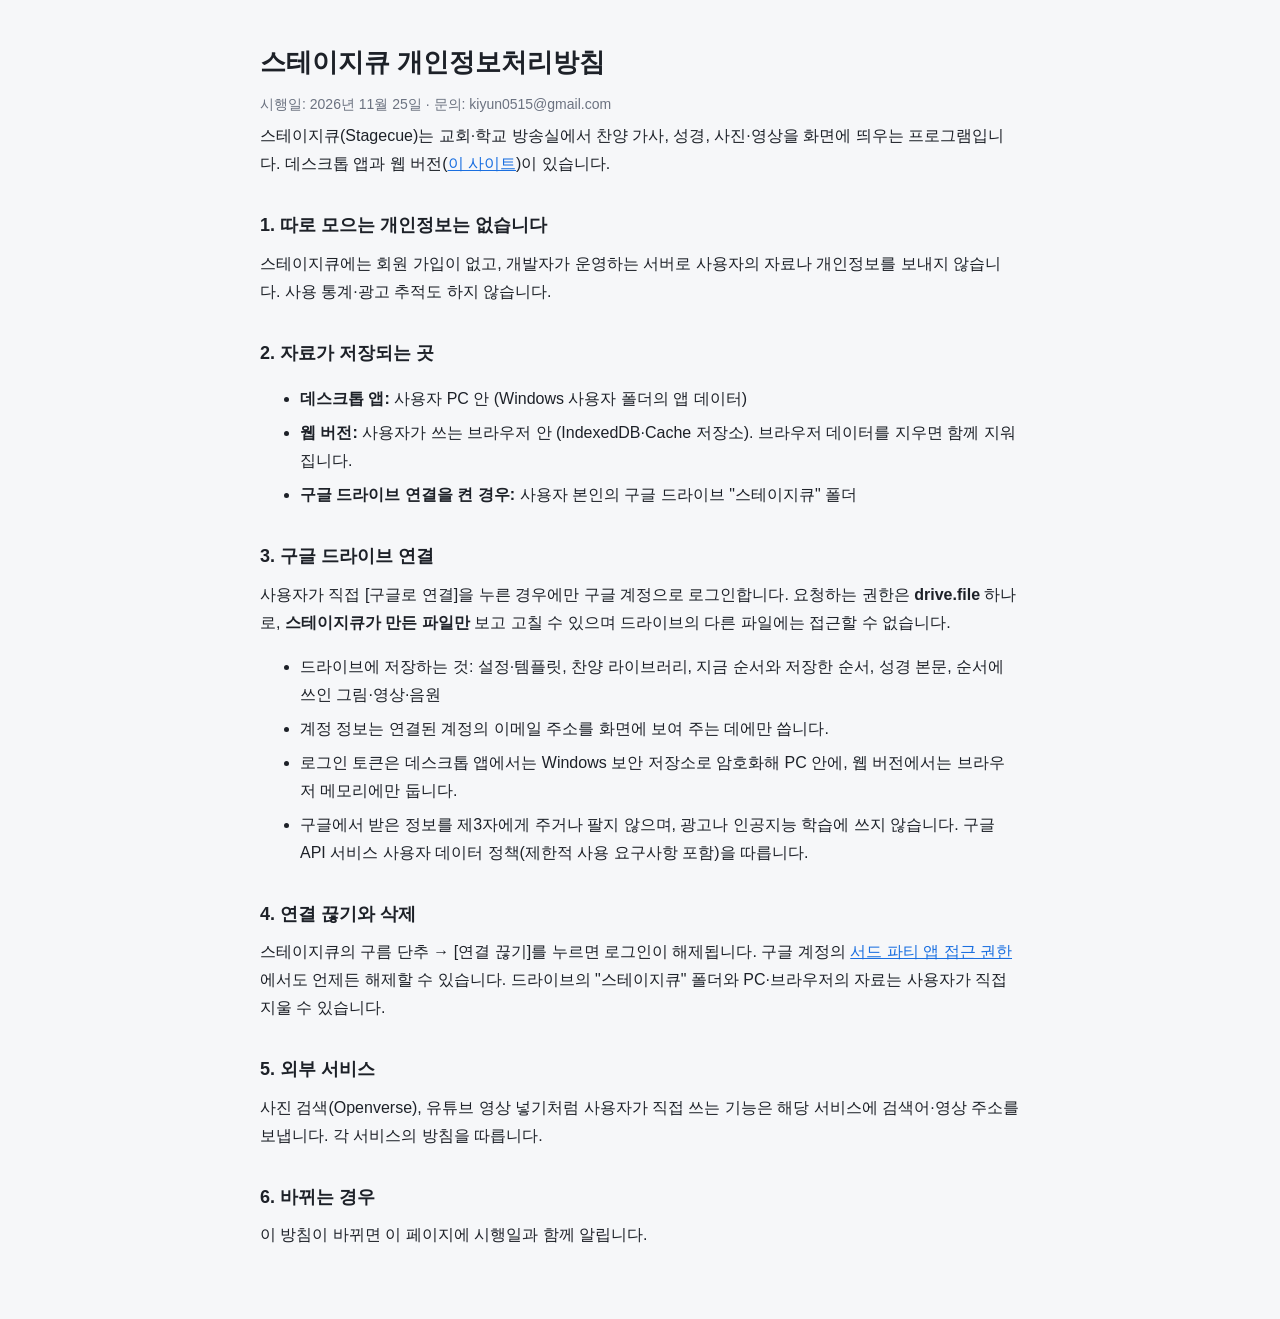
<file: privacy.html>
<!doctype html>
<html lang="ko">
<head>
<meta charset="utf-8" />
<meta name="viewport" content="width=device-width, initial-scale=1" />
<title>스테이지큐 개인정보처리방침</title>
<style>
  :root { color-scheme: light dark; }
  body { margin: 0; font: 16px/1.75 'Pretendard', 'Malgun Gothic', -apple-system, sans-serif; background: #f6f7f9; color: #1d2128; }
  main { max-width: 760px; margin: 0 auto; padding: 40px 20px 64px; }
  h1 { font-size: 26px; margin: 0 0 6px; }
  h2 { font-size: 18px; margin: 32px 0 8px; }
  p, li { margin: 6px 0; }
  .muted { color: #6b7280; font-size: 14px; }
  a { color: #1a6fe0; }
  @media (prefers-color-scheme: dark) { body { background: #15171c; color: #e7e9ee; } .muted { color: #9aa0aa; } a { color: #7cb4ff; } }
</style>
</head>
<body>
<main>
  <h1>스테이지큐 개인정보처리방침</h1>
  <p class="muted">시행일: 2026년 11월 25일 · 문의: kiyun0515@gmail.com</p>

  <p>스테이지큐(Stagecue)는 교회·학교 방송실에서 찬양 가사, 성경, 사진·영상을 화면에 띄우는 프로그램입니다. 데스크톱 앱과 웹 버전(<a href="./">이 사이트</a>)이 있습니다.</p>

  <h2>1. 따로 모으는 개인정보는 없습니다</h2>
  <p>스테이지큐에는 회원 가입이 없고, 개발자가 운영하는 서버로 사용자의 자료나 개인정보를 보내지 않습니다. 사용 통계·광고 추적도 하지 않습니다.</p>

  <h2>2. 자료가 저장되는 곳</h2>
  <ul>
    <li><b>데스크톱 앱:</b> 사용자 PC 안 (Windows 사용자 폴더의 앱 데이터)</li>
    <li><b>웹 버전:</b> 사용자가 쓰는 브라우저 안 (IndexedDB·Cache 저장소). 브라우저 데이터를 지우면 함께 지워집니다.</li>
    <li><b>구글 드라이브 연결을 켠 경우:</b> 사용자 본인의 구글 드라이브 "스테이지큐" 폴더</li>
  </ul>

  <h2>3. 구글 드라이브 연결</h2>
  <p>사용자가 직접 [구글로 연결]을 누른 경우에만 구글 계정으로 로그인합니다. 요청하는 권한은 <b>drive.file</b> 하나로, <b>스테이지큐가 만든 파일만</b> 보고 고칠 수 있으며 드라이브의 다른 파일에는 접근할 수 없습니다.</p>
  <ul>
    <li>드라이브에 저장하는 것: 설정·템플릿, 찬양 라이브러리, 지금 순서와 저장한 순서, 성경 본문, 순서에 쓰인 그림·영상·음원</li>
    <li>계정 정보는 연결된 계정의 이메일 주소를 화면에 보여 주는 데에만 씁니다.</li>
    <li>로그인 토큰은 데스크톱 앱에서는 Windows 보안 저장소로 암호화해 PC 안에, 웹 버전에서는 브라우저 메모리에만 둡니다.</li>
    <li>구글에서 받은 정보를 제3자에게 주거나 팔지 않으며, 광고나 인공지능 학습에 쓰지 않습니다. 구글 API 서비스 사용자 데이터 정책(제한적 사용 요구사항 포함)을 따릅니다.</li>
  </ul>

  <h2>4. 연결 끊기와 삭제</h2>
  <p>스테이지큐의 구름 단추 → [연결 끊기]를 누르면 로그인이 해제됩니다. 구글 계정의 <a href="https://myaccount.google.com/permissions">서드 파티 앱 접근 권한</a>에서도 언제든 해제할 수 있습니다. 드라이브의 "스테이지큐" 폴더와 PC·브라우저의 자료는 사용자가 직접 지울 수 있습니다.</p>

  <h2>5. 외부 서비스</h2>
  <p>사진 검색(Openverse), 유튜브 영상 넣기처럼 사용자가 직접 쓰는 기능은 해당 서비스에 검색어·영상 주소를 보냅니다. 각 서비스의 방침을 따릅니다.</p>

  <h2>6. 바뀌는 경우</h2>
  <p>이 방침이 바뀌면 이 페이지에 시행일과 함께 알립니다.</p>
</main>
</body>
</html>
</file>
